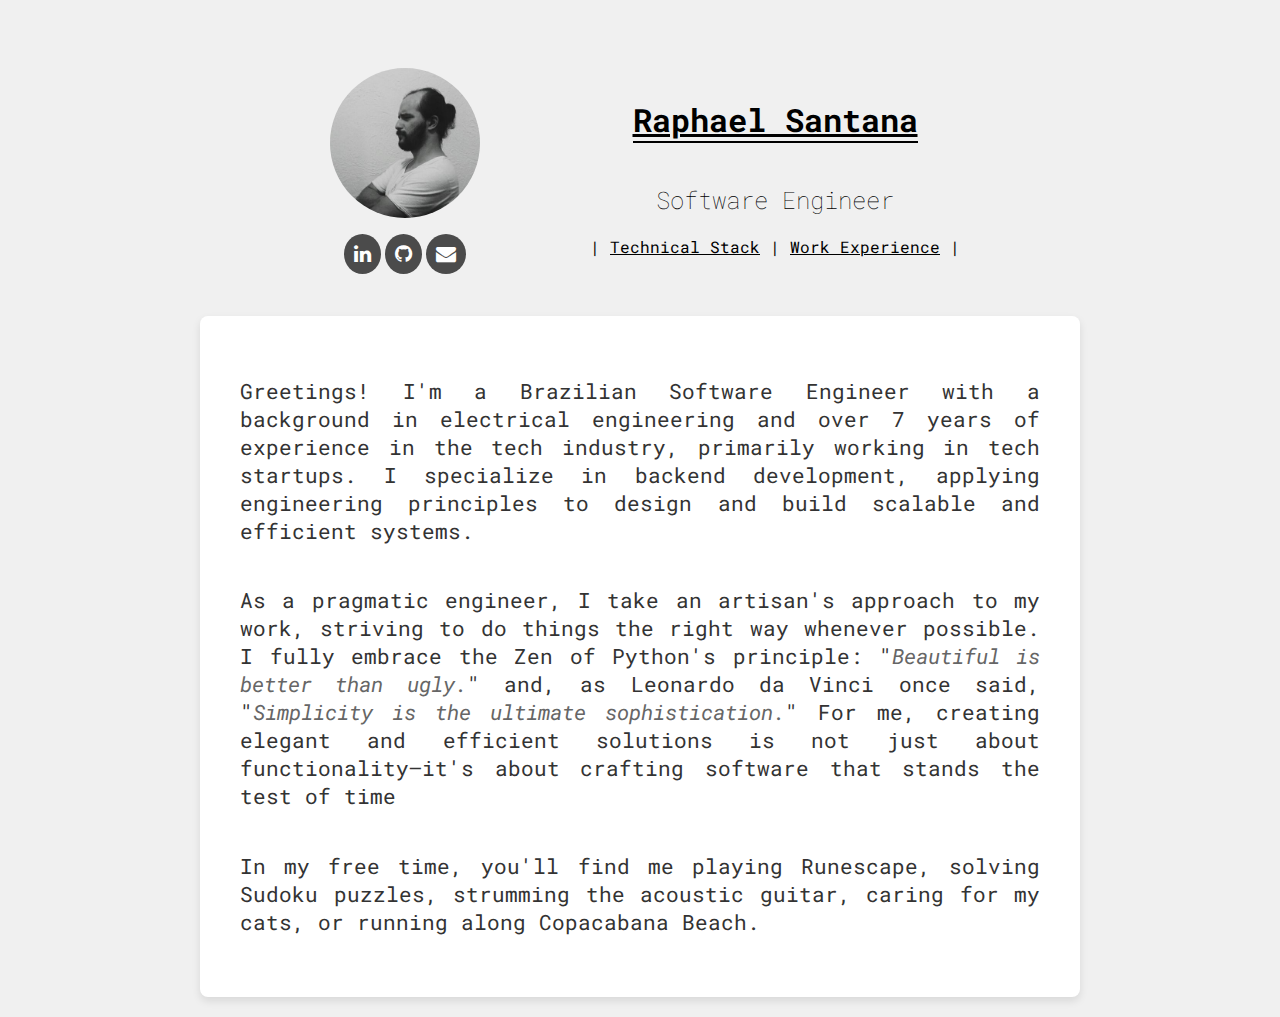
<file: index.html>
<!DOCTYPE html>
<html>

<head>
    <!-- Google tag (gtag.js) -->
    <script async src="https://www.googletagmanager.com/gtag/js?id=G-3TTDELMDJ7"></script>
    <script>
        window.dataLayer = window.dataLayer || [];
        function gtag() { dataLayer.push(arguments); }
        gtag('js', new Date());

        gtag('config', 'G-3TTDELMDJ7');
    </script>
    <meta charset="utf-8" />
    <title></title>
    <link rel="stylesheet" href="https://stackpath.bootstrapcdn.com/bootstrap/4.1.3/css/bootstrap.min.css"
        integrity="sha384-MCw98/SFnGE8fJT3GXwEOngsV7Zt27NXFoaoApmYm81iuXoPkFOJwJ8ERdknLPMO" crossorigin="anonymous">
    <link rel="stylesheet" href="https://cdnjs.cloudflare.com/ajax/libs/font-awesome/4.7.0/css/font-awesome.min.css">
    <link rel="stylesheet" href="/assets/css/styles.css">
    <link href="https://fonts.googleapis.com/css2?family=Roboto+Mono&display=swap" rel="stylesheet">
</head>

<body>
    <section class="profile-section">

    <div class="profile-visual">

        

        <img class="profile-picture" src=/assets/images/profile_picture.jpg>
        <div class="profile-links-container">
            <a href="https://www.linkedin.com/in/queirozraphael/" target="_blank"
                class="fa fa-linkedin profile-link"></a>
            <a href="https://github.com/santanaraphael" target="_blank" class="fa fa-github profile-link"></a>
            <a href="mailto:queiroz.raphael@live.com" target="_blank" class="fa fa-envelope profile-link"></a>
        </div>
    </div>
    <div class="profile-summary">
        
        <h1 class="profile-title">
            <a class="profile-link-text current-page-link"
                href="/">
                Raphael Santana
            </a>
        </h1>
        <h2 class="profile-subtitle">Software Engineer</h2>
        <div class="profile-links">
            |
            
            
            
            
            <a class="profile-link-text "
                href="/techs.html">Technical Stack</a>
            |
            
            
            
            <a class="profile-link-text "
                href="/experiences.html">Work Experience</a>
            |
            
            
        </div>
    </div>
</section>
    <main>
        <div class="profile-about">
    <p>
        Greetings! I'm a Brazilian Software Engineer with a background in electrical engineering and over 7 years of
        experience in the tech industry, primarily working in tech startups. I specialize in backend development,
        applying engineering principles to design and build scalable and efficient systems.
    </p>
    <p>
        As a pragmatic engineer, I take an artisan's approach to my work, striving to do things the right way
        whenever
        possible. I fully embrace the Zen of Python's principle: "<i>Beautiful is better than ugly.</i>" and, as
        Leonardo da
        Vinci once said, "<i>Simplicity is the ultimate sophistication.</i>" For me, creating elegant and efficient
        solutions
        is not just about functionality—it's about crafting software that stands the test of time
    </p>
    <p>
        In my free time, you'll find me playing Runescape, solving Sudoku puzzles, strumming the acoustic guitar,
        caring
        for my cats, or running along Copacabana Beach.
    </p>
</div>
    </main>
</body>

</html>
</file>
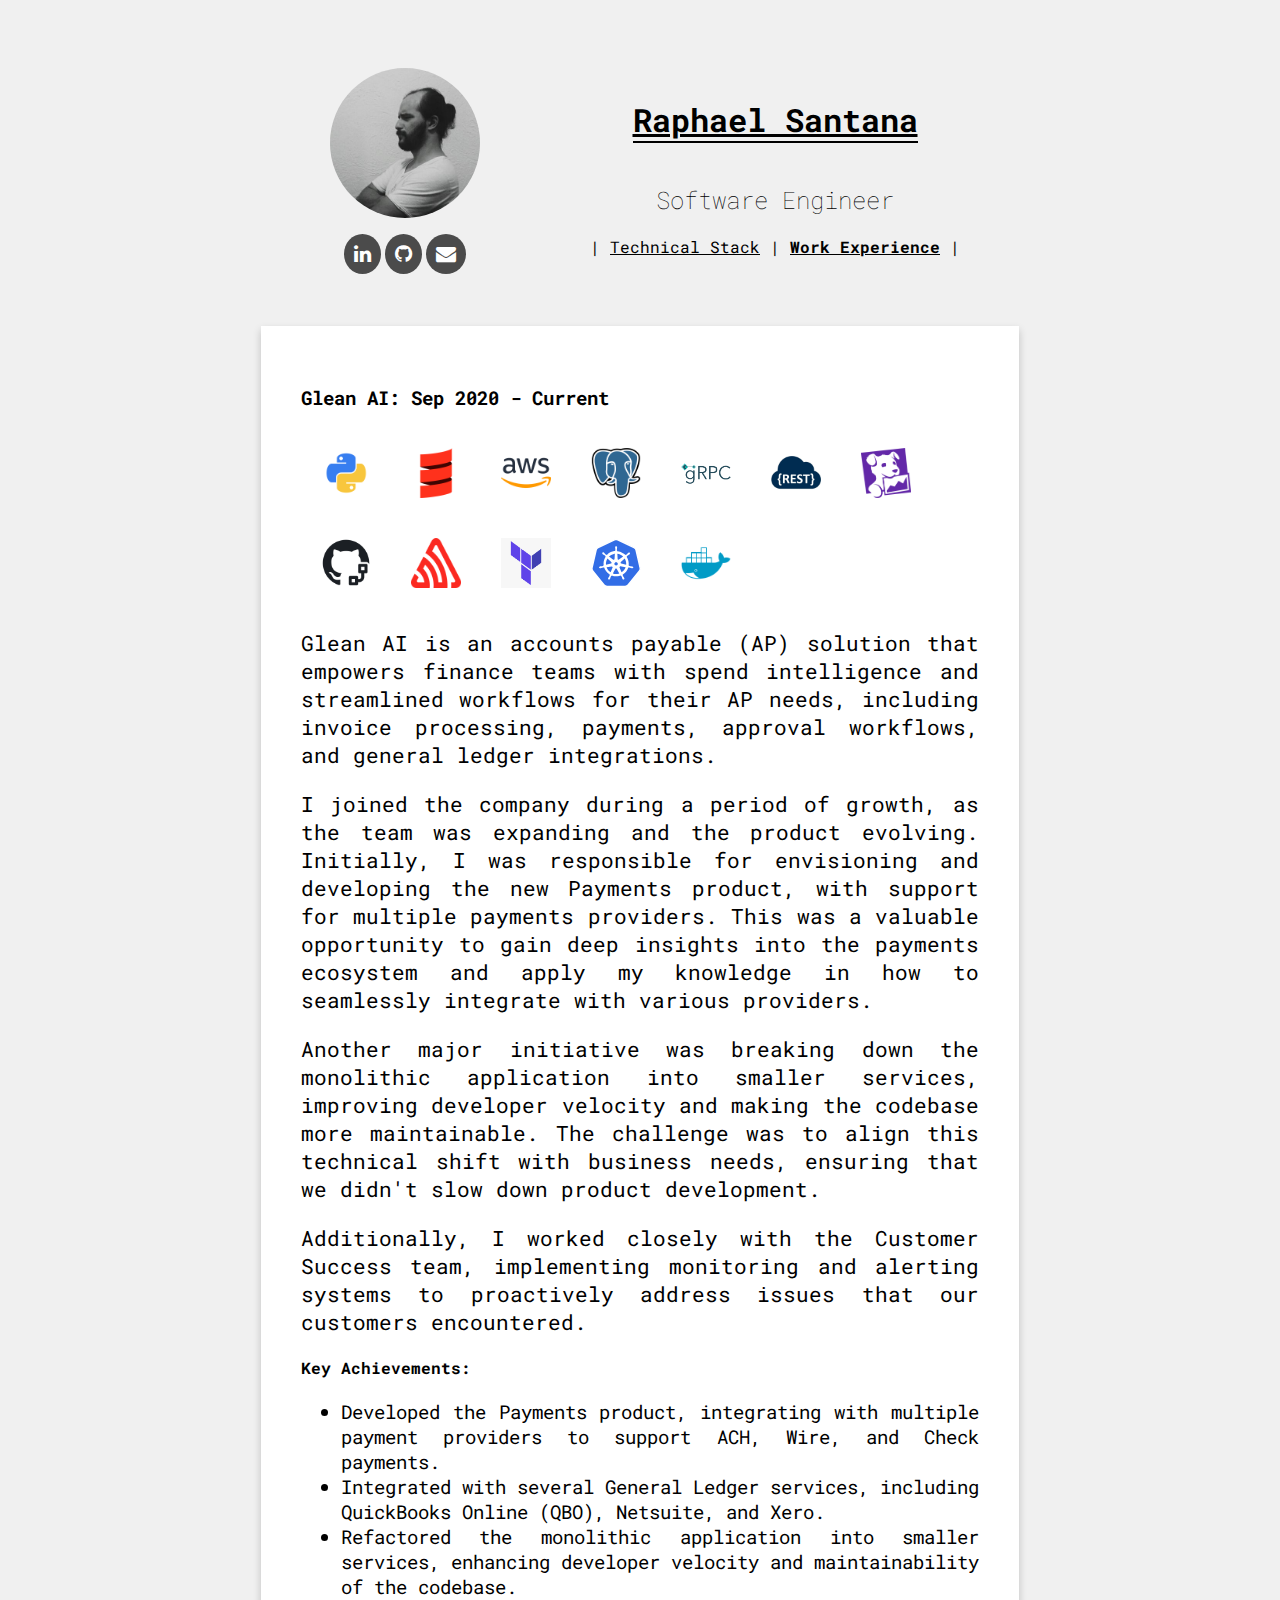
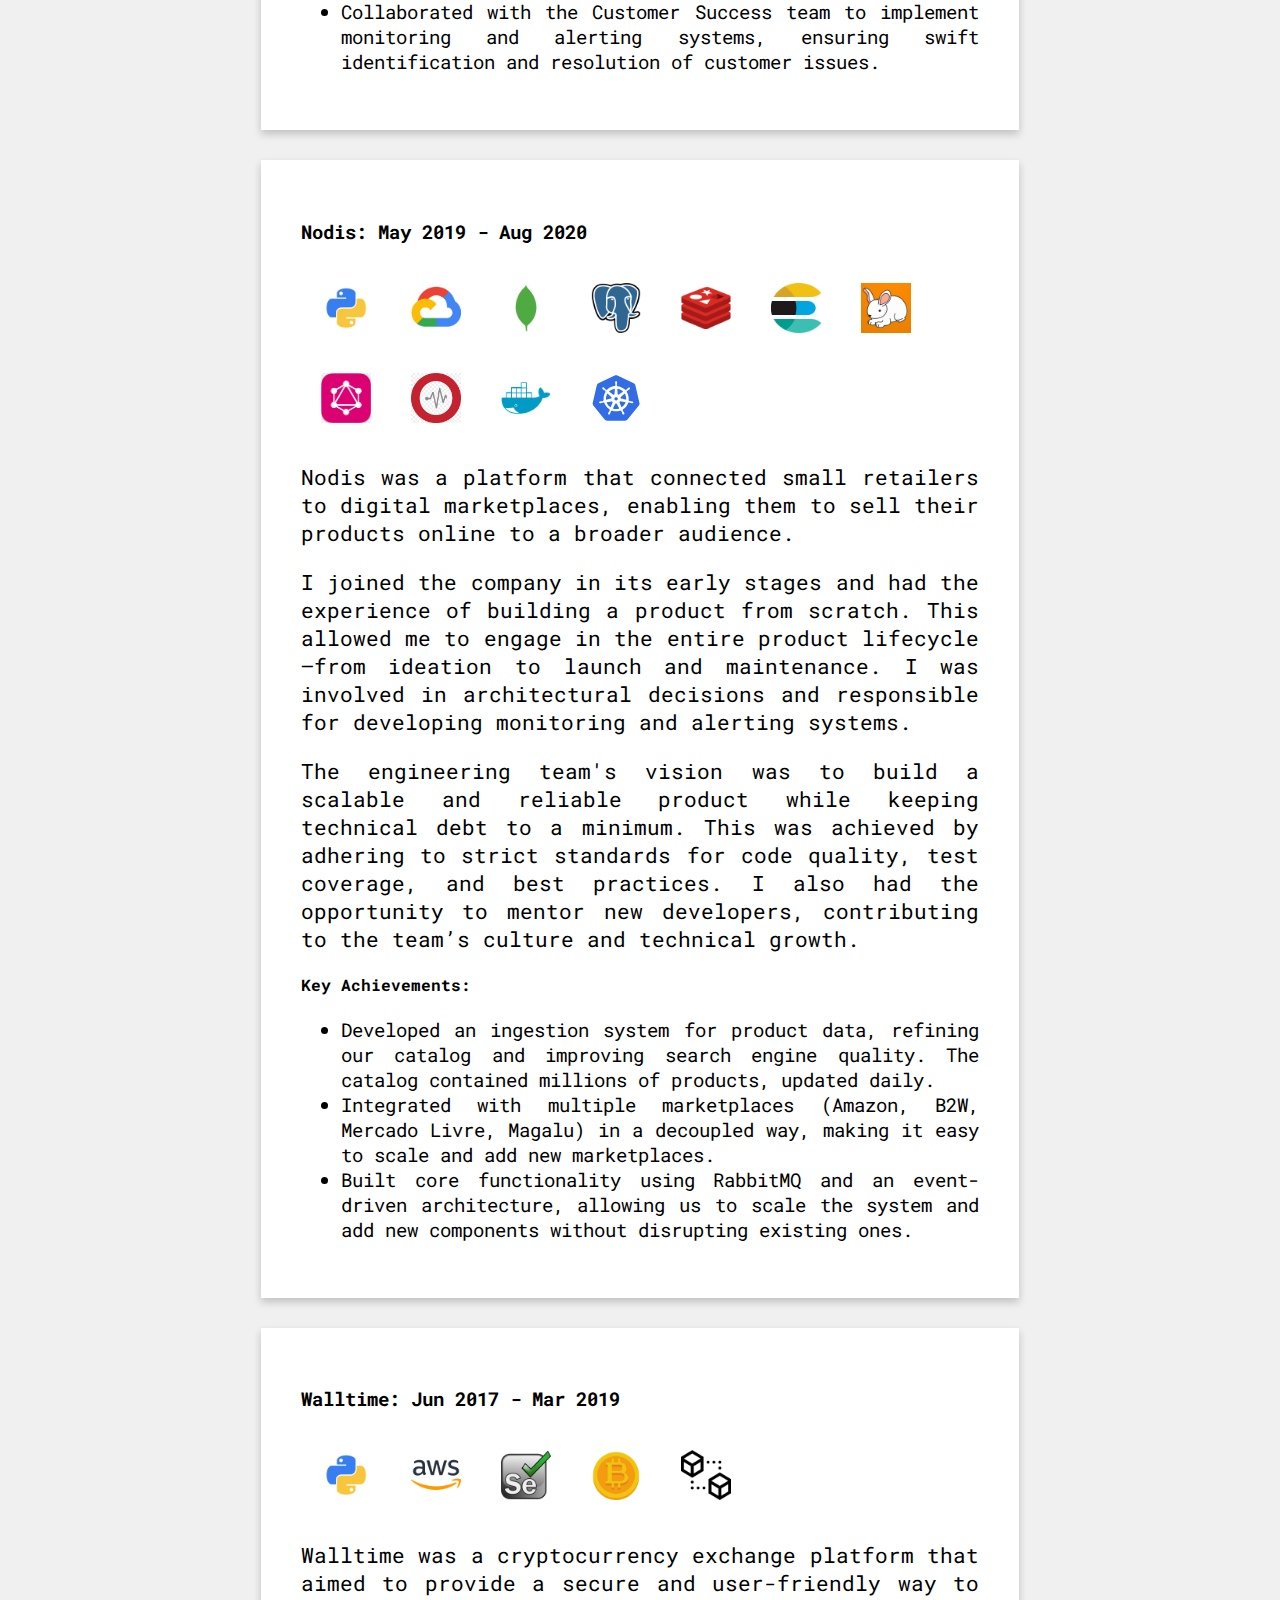
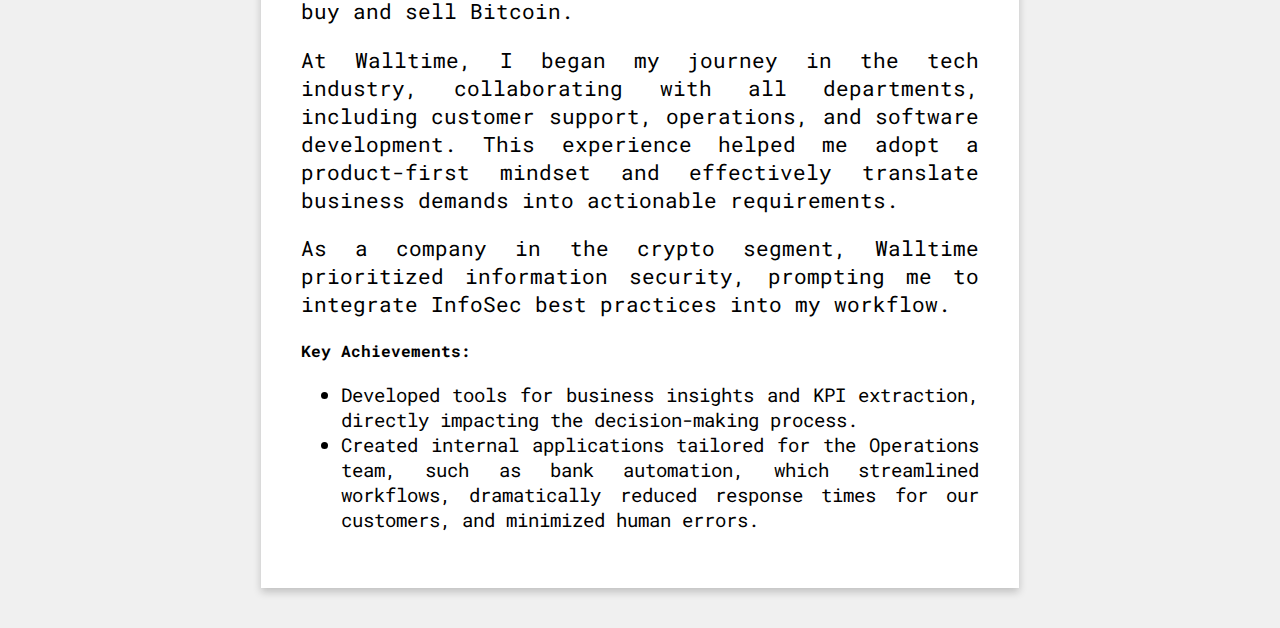
<file: experiences.html>
<!DOCTYPE html>
<html>

<head>
    <!-- Google tag (gtag.js) -->
    <script async src="https://www.googletagmanager.com/gtag/js?id=G-3TTDELMDJ7"></script>
    <script>
        window.dataLayer = window.dataLayer || [];
        function gtag() { dataLayer.push(arguments); }
        gtag('js', new Date());

        gtag('config', 'G-3TTDELMDJ7');
    </script>
    <meta charset="utf-8" />
    <title>Experiences</title>
    <link rel="stylesheet" href="https://stackpath.bootstrapcdn.com/bootstrap/4.1.3/css/bootstrap.min.css"
        integrity="sha384-MCw98/SFnGE8fJT3GXwEOngsV7Zt27NXFoaoApmYm81iuXoPkFOJwJ8ERdknLPMO" crossorigin="anonymous">
    <link rel="stylesheet" href="https://cdnjs.cloudflare.com/ajax/libs/font-awesome/4.7.0/css/font-awesome.min.css">
    <link rel="stylesheet" href="/assets/css/styles.css">
    <link href="https://fonts.googleapis.com/css2?family=Roboto+Mono&display=swap" rel="stylesheet">
</head>

<body>
    <section class="profile-section">

    <div class="profile-visual">

        

        <img class="profile-picture" src=/assets/images/profile_picture.jpg>
        <div class="profile-links-container">
            <a href="https://www.linkedin.com/in/queirozraphael/" target="_blank"
                class="fa fa-linkedin profile-link"></a>
            <a href="https://github.com/santanaraphael" target="_blank" class="fa fa-github profile-link"></a>
            <a href="mailto:queiroz.raphael@live.com" target="_blank" class="fa fa-envelope profile-link"></a>
        </div>
    </div>
    <div class="profile-summary">
        
        <h1 class="profile-title">
            <a class="profile-link-text "
                href="/">
                Raphael Santana
            </a>
        </h1>
        <h2 class="profile-subtitle">Software Engineer</h2>
        <div class="profile-links">
            |
            
            
            
            
            <a class="profile-link-text "
                href="/techs.html">Technical Stack</a>
            |
            
            
            
            <a class="profile-link-text current-page-link"
                href="/experiences.html">Work Experience</a>
            |
            
            
        </div>
    </div>
</section>
    <main>
        <div class="experiences-list">
    
    <div class="experience-detail">
        <div class="experience-header">
            <h3><b>Glean AI</b>: Sep 2020 - Current</h3>
        </div>
        <div class="experience-techs">
            
            
            <img class="experience-tech-icon" title='Python' src='assets/images/python_icon.png'>
            
            
            <img class="experience-tech-icon" title='Scala' src='assets/images/scala_icon.png'>
            
            
            <img class="experience-tech-icon" title='Amazon Web Services' src='assets/images/aws_icon.webp'>
            
            
            <img class="experience-tech-icon" title='PostgreSQL' src='assets/images/postgres_icon.png'>
            
            
            <img class="experience-tech-icon" title='gRPC' src='assets/images/grpc_icon.png'>
            
            
            <img class="experience-tech-icon" title='REST APIs' src='assets/images/rest_icon.png'>
            
            
            <img class="experience-tech-icon" title='Datadog' src='assets/images/datadog_icon.png'>
            
            
            <img class="experience-tech-icon" title='GitHub Actions' src='assets/images/github_actions_icon.png'>
            
            
            <img class="experience-tech-icon" title='Sentry' src='assets/images/sentry_icon.png'>
            
            
            <img class="experience-tech-icon" title='Terraform' src='assets/images/terraform_icon.png'>
            
            
            <img class="experience-tech-icon" title='Kubernetes' src='assets/images/kubernetes_icon.svg'>
            
            
            <img class="experience-tech-icon" title='Docker' src='assets/images/docker_icon.png'>
            
        </div>
        <p>
    Glean AI is an accounts payable (AP) solution that empowers finance teams with spend intelligence and streamlined
    workflows for their AP needs, including invoice processing, payments, approval workflows, and general ledger
    integrations.
</p>
<p>
    I joined the company during a period of growth, as the team was expanding and the product evolving. Initially, I was
    responsible for envisioning and developing the new Payments product, with support for multiple payments providers.
    This was a valuable opportunity to gain deep insights into the payments ecosystem and apply my knowledge in how to
    seamlessly integrate with various providers.
</p>
<p>
    Another major initiative was breaking down the monolithic application into smaller services, improving developer
    velocity and making the codebase more maintainable. The challenge was to align this technical shift with business
    needs, ensuring that we didn't slow down product development.
</p>
<p>
    Additionally, I worked closely with the Customer Success team, implementing monitoring and alerting systems to
    proactively address issues that our customers encountered.
</p>
<h4><b>Key Achievements:</b></h4>
<ul>
    <li>Developed the Payments product, integrating with multiple payment providers to support ACH, Wire, and Check
        payments.</li>
    <li>Integrated with several General Ledger services, including QuickBooks Online (QBO), Netsuite, and Xero.</li>
    <li>Refactored the monolithic application into smaller services, enhancing developer velocity and maintainability of
        the codebase.</li>
    <li>Collaborated with the Customer Success team to implement monitoring and alerting systems, ensuring swift
        identification and resolution of customer issues.</li>
</ul>

    </div>
    
    <div class="experience-detail">
        <div class="experience-header">
            <h3><b>Nodis</b>: May 2019 - Aug 2020</h3>
        </div>
        <div class="experience-techs">
            
            
            <img class="experience-tech-icon" title='Python' src='assets/images/python_icon.png'>
            
            
            <img class="experience-tech-icon" title='Google Cloud Platform' src='assets/images/gcp_icon.png'>
            
            
            <img class="experience-tech-icon" title='MongoDB' src='assets/images/mongodb_icon.png'>
            
            
            <img class="experience-tech-icon" title='PostgreSQL' src='assets/images/postgres_icon.png'>
            
            
            <img class="experience-tech-icon" title='Redis' src='assets/images/redis_icon.png'>
            
            
            <img class="experience-tech-icon" title='Elasticsearch' src='assets/images/elasticsearch_icon.png'>
            
            
            <img class="experience-tech-icon" title='RabbitMQ' src='assets/images/rabbitmq_icon.jpg'>
            
            
            <img class="experience-tech-icon" title='GraphQL' src='assets/images/graphql_icon.png'>
            
            
            <img class="experience-tech-icon" title='Graylog' src='assets/images/graylog_icon.png'>
            
            
            <img class="experience-tech-icon" title='Docker' src='assets/images/docker_icon.png'>
            
            
            <img class="experience-tech-icon" title='Kubernetes' src='assets/images/kubernetes_icon.svg'>
            
        </div>
        <p>
    Nodis was a platform that connected small retailers to digital marketplaces, enabling them to sell their products
    online to a broader audience.
</p>
<p>
    I joined the company in its early stages and had the experience of building a product from scratch. This allowed me
    to engage in the entire product lifecycle—from ideation to launch and maintenance. I was involved in architectural
    decisions and responsible for developing monitoring and alerting systems.
</p>
<p>
    The engineering team's vision was to build a scalable and reliable product while keeping technical debt to a
    minimum.
    This was achieved by adhering to strict standards for code quality, test coverage, and best practices. I also had
    the
    opportunity to mentor new developers, contributing to the team’s culture and technical growth.
</p>
<h4><b>Key Achievements:</b></h4>
<ul>
    <li>Developed an ingestion system for product data, refining our catalog and improving search engine quality. The
        catalog
        contained millions of products, updated daily.
    </li>
    <li>Integrated with multiple marketplaces (Amazon, B2W, Mercado Livre, Magalu) in a decoupled way, making it easy to
        scale
        and add new marketplaces.</li>
    <li>Built core functionality using RabbitMQ and an event-driven architecture, allowing us to scale the system and
        add new
        components without disrupting existing ones.</li>
</ul>

    </div>
    
    <div class="experience-detail">
        <div class="experience-header">
            <h3><b>Walltime</b>: Jun 2017 - Mar 2019</h3>
        </div>
        <div class="experience-techs">
            
            
            <img class="experience-tech-icon" title='Python' src='assets/images/python_icon.png'>
            
            
            <img class="experience-tech-icon" title='Amazon Web Services' src='assets/images/aws_icon.webp'>
            
            
            <img class="experience-tech-icon" title='Selenium' src='assets/images/selenium_icon.png'>
            
            
            <img class="experience-tech-icon" title='Bitcoin' src='assets/images/bitcoin_icon.png'>
            
            
            <img class="experience-tech-icon" title='Blockchain' src='assets/images/blockchain_icon.png'>
            
        </div>
        <p>
    Walltime was a cryptocurrency exchange platform that aimed to provide a secure and user-friendly way to
    buy and sell Bitcoin.
</p>
<p>
    At Walltime, I began my journey in the tech industry, collaborating with all departments, including customer
    support,
    operations, and software development. This experience helped me adopt a product-first mindset and effectively
    translate
    business demands into actionable requirements.
</p>
<p>
    As a company in the crypto segment, Walltime prioritized information security, prompting me to integrate InfoSec
    best
    practices into my workflow.
</p>
<h4><b>Key Achievements:</b></h4>
<ul>
    <li>Developed tools for business insights and KPI extraction, directly impacting the decision-making process.
    </li>
    <li>Created internal applications tailored for the Operations team, such as bank automation, which streamlined
        workflows,
        dramatically reduced response times for our customers, and minimized human errors.</li>

    </div>
    

</div>
    </main>
</body>

</html>
</file>
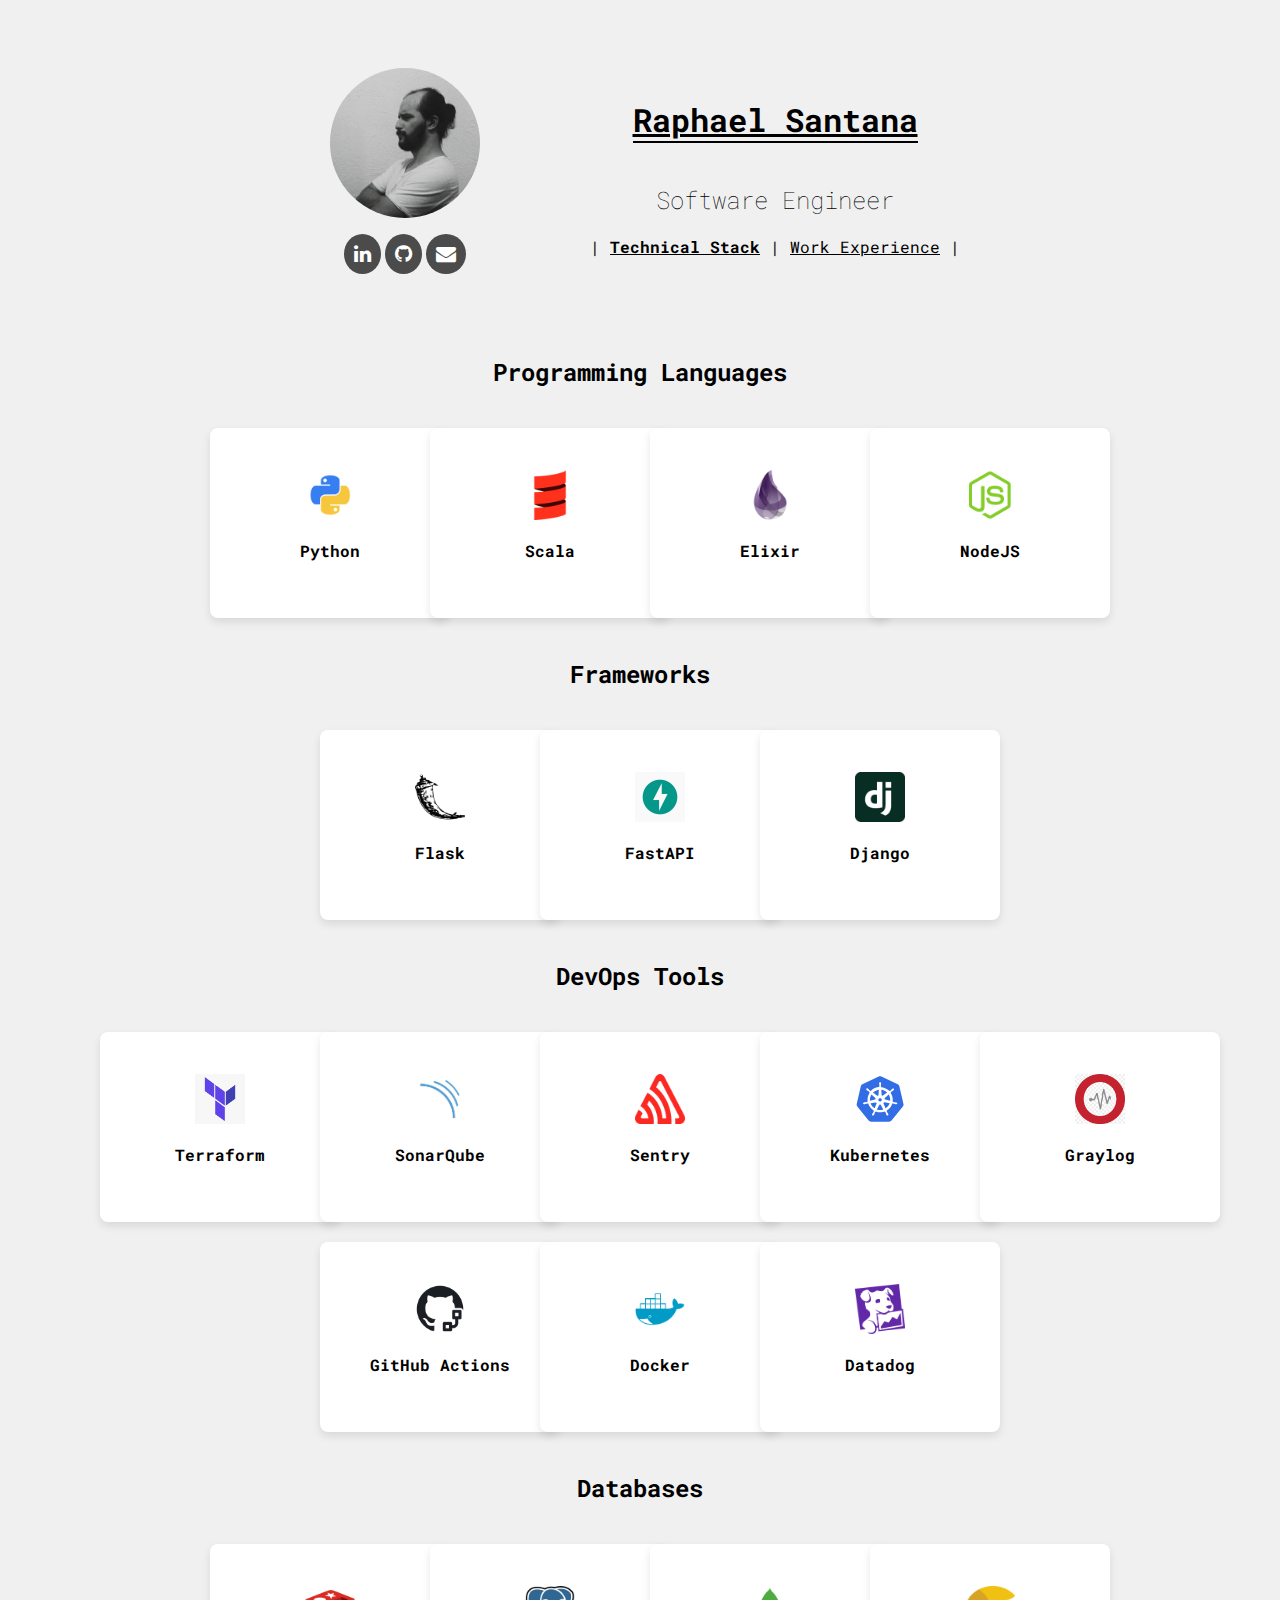
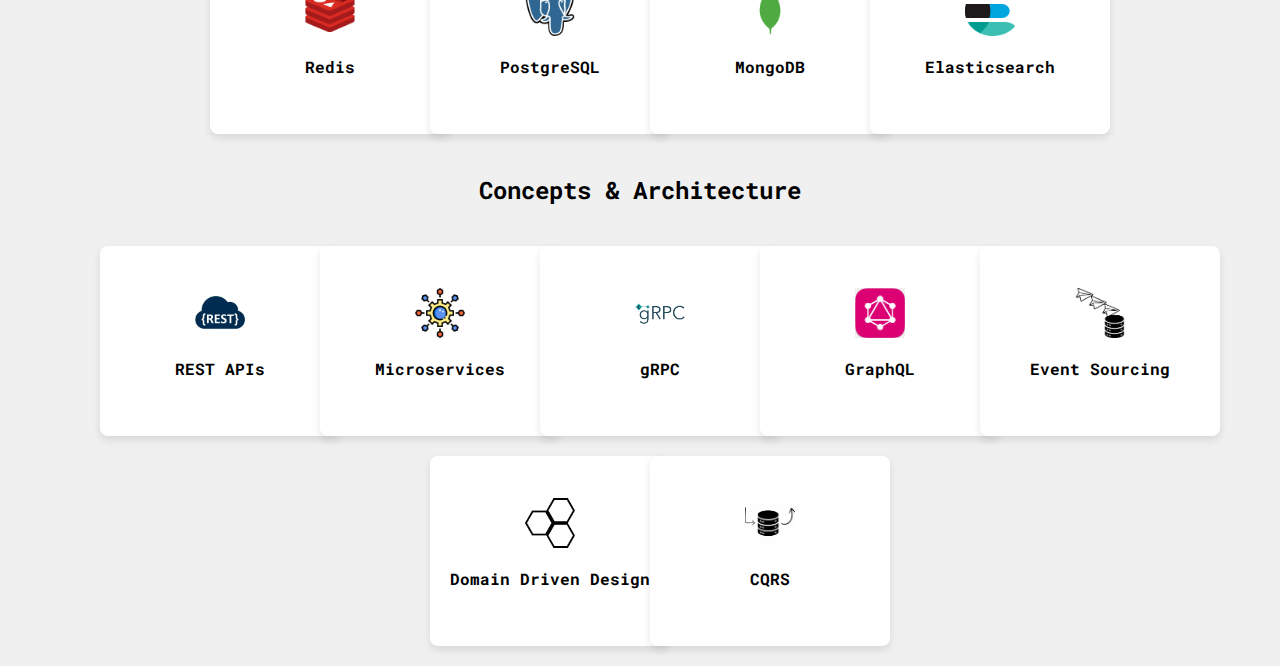
<file: techs.html>
<!DOCTYPE html>
<html>

<head>
    <!-- Google tag (gtag.js) -->
    <script async src="https://www.googletagmanager.com/gtag/js?id=G-3TTDELMDJ7"></script>
    <script>
        window.dataLayer = window.dataLayer || [];
        function gtag() { dataLayer.push(arguments); }
        gtag('js', new Date());

        gtag('config', 'G-3TTDELMDJ7');
    </script>
    <meta charset="utf-8" />
    <title>Technologies</title>
    <link rel="stylesheet" href="https://stackpath.bootstrapcdn.com/bootstrap/4.1.3/css/bootstrap.min.css"
        integrity="sha384-MCw98/SFnGE8fJT3GXwEOngsV7Zt27NXFoaoApmYm81iuXoPkFOJwJ8ERdknLPMO" crossorigin="anonymous">
    <link rel="stylesheet" href="https://cdnjs.cloudflare.com/ajax/libs/font-awesome/4.7.0/css/font-awesome.min.css">
    <link rel="stylesheet" href="/assets/css/styles.css">
    <link href="https://fonts.googleapis.com/css2?family=Roboto+Mono&display=swap" rel="stylesheet">
</head>

<body>
    <section class="profile-section">

    <div class="profile-visual">

        

        <img class="profile-picture" src=/assets/images/profile_picture.jpg>
        <div class="profile-links-container">
            <a href="https://www.linkedin.com/in/queirozraphael/" target="_blank"
                class="fa fa-linkedin profile-link"></a>
            <a href="https://github.com/santanaraphael" target="_blank" class="fa fa-github profile-link"></a>
            <a href="mailto:queiroz.raphael@live.com" target="_blank" class="fa fa-envelope profile-link"></a>
        </div>
    </div>
    <div class="profile-summary">
        
        <h1 class="profile-title">
            <a class="profile-link-text "
                href="/">
                Raphael Santana
            </a>
        </h1>
        <h2 class="profile-subtitle">Software Engineer</h2>
        <div class="profile-links">
            |
            
            
            
            
            <a class="profile-link-text current-page-link"
                href="/techs.html">Technical Stack</a>
            |
            
            
            
            <a class="profile-link-text "
                href="/experiences.html">Work Experience</a>
            |
            
            
        </div>
    </div>
</section>
    <main>
        <section class="tech-list__container">
    
    
    <h2 class="tech-list__heading">Programming Languages</h2>
    <div class="tech-card__container">
        
        

        

        

        <a href="https://github.com/santanaraphael?tab=repositories&q=&type=&language=python&sort=" class="tech-card__link" target="_blank" rel="noopener noreferrer">
            <div class="tech-card__body">
                <img class="tech-card__icon" title="Python" src="assets/images/python_icon.png" loading="lazy">
                <h3 class="tech-card__content">Python</h3>
            </div>
        </a>
        

        

        

        <a href="https://github.com/santanaraphael?tab=repositories&q=&type=&language=scala&sort=" class="tech-card__link" target="_blank" rel="noopener noreferrer">
            <div class="tech-card__body">
                <img class="tech-card__icon" title="Scala" src="assets/images/scala_icon.png" loading="lazy">
                <h3 class="tech-card__content">Scala</h3>
            </div>
        </a>
        

        

        

        <a href="https://github.com/santanaraphael?tab=repositories&q=&type=&language=elixir&sort=" class="tech-card__link" target="_blank" rel="noopener noreferrer">
            <div class="tech-card__body">
                <img class="tech-card__icon" title="Elixir" src="assets/images/elixir_icon.png" loading="lazy">
                <h3 class="tech-card__content">Elixir</h3>
            </div>
        </a>
        

        

        

        <a href="https://github.com/santanaraphael?tab=repositories&q=&type=&language=javascript&sort=" class="tech-card__link" target="_blank" rel="noopener noreferrer">
            <div class="tech-card__body">
                <img class="tech-card__icon" title="NodeJS" src="assets/images/nodejs_icon.png" loading="lazy">
                <h3 class="tech-card__content">NodeJS</h3>
            </div>
        </a>
        
    </div>
    
    <h2 class="tech-list__heading">Frameworks</h2>
    <div class="tech-card__container">
        
        

        

        

        <a href="https://github.com/santanaraphael?tab=repositories&q=flask+in%3Atopics&sort=" class="tech-card__link" target="_blank" rel="noopener noreferrer">
            <div class="tech-card__body">
                <img class="tech-card__icon" title="Flask" src="assets/images/flask_icon.png" loading="lazy">
                <h3 class="tech-card__content">Flask</h3>
            </div>
        </a>
        

        

        

        <a href="https://github.com/santanaraphael?tab=repositories&q=fastapi+in%3Atopics&sort=" class="tech-card__link" target="_blank" rel="noopener noreferrer">
            <div class="tech-card__body">
                <img class="tech-card__icon" title="FastAPI" src="assets/images/fastapi_icon.png" loading="lazy">
                <h3 class="tech-card__content">FastAPI</h3>
            </div>
        </a>
        

        

        

        <a href="https://github.com/santanaraphael?tab=repositories&q=django+in%3Atopics&sort=" class="tech-card__link" target="_blank" rel="noopener noreferrer">
            <div class="tech-card__body">
                <img class="tech-card__icon" title="Django" src="assets/images/django_icon.png" loading="lazy">
                <h3 class="tech-card__content">Django</h3>
            </div>
        </a>
        
    </div>
    
    <h2 class="tech-list__heading">DevOps Tools</h2>
    <div class="tech-card__container">
        
        

        

        

        <a href="https://github.com/santanaraphael?tab=repositories&q=terraform+in%3Atopics&sort=" class="tech-card__link" target="_blank" rel="noopener noreferrer">
            <div class="tech-card__body">
                <img class="tech-card__icon" title="Terraform" src="assets/images/terraform_icon.png" loading="lazy">
                <h3 class="tech-card__content">Terraform</h3>
            </div>
        </a>
        

        

        

        <a href="https://github.com/santanaraphael?tab=repositories&q=sonarqube+in%3Atopics&sort=" class="tech-card__link" target="_blank" rel="noopener noreferrer">
            <div class="tech-card__body">
                <img class="tech-card__icon" title="SonarQube" src="assets/images/sonarqube_icon.png" loading="lazy">
                <h3 class="tech-card__content">SonarQube</h3>
            </div>
        </a>
        

        

        

        <a href="https://github.com/santanaraphael?tab=repositories&q=sentry+in%3Atopics&sort=" class="tech-card__link" target="_blank" rel="noopener noreferrer">
            <div class="tech-card__body">
                <img class="tech-card__icon" title="Sentry" src="assets/images/sentry_icon.png" loading="lazy">
                <h3 class="tech-card__content">Sentry</h3>
            </div>
        </a>
        

        

        

        <a href="https://github.com/santanaraphael?tab=repositories&q=kubernetes+in%3Atopics&sort=" class="tech-card__link" target="_blank" rel="noopener noreferrer">
            <div class="tech-card__body">
                <img class="tech-card__icon" title="Kubernetes" src="assets/images/kubernetes_icon.svg" loading="lazy">
                <h3 class="tech-card__content">Kubernetes</h3>
            </div>
        </a>
        

        

        

        <a href="https://github.com/santanaraphael?tab=repositories&q=graylog+in%3Atopics&sort=" class="tech-card__link" target="_blank" rel="noopener noreferrer">
            <div class="tech-card__body">
                <img class="tech-card__icon" title="Graylog" src="assets/images/graylog_icon.png" loading="lazy">
                <h3 class="tech-card__content">Graylog</h3>
            </div>
        </a>
        

        

        

        <a href="https://github.com/santanaraphael?tab=repositories&q=github%20actions+in%3Atopics&sort=" class="tech-card__link" target="_blank" rel="noopener noreferrer">
            <div class="tech-card__body">
                <img class="tech-card__icon" title="GitHub Actions" src="assets/images/github_actions_icon.png" loading="lazy">
                <h3 class="tech-card__content">GitHub Actions</h3>
            </div>
        </a>
        

        

        

        <a href="https://github.com/santanaraphael?tab=repositories&q=docker+in%3Atopics&sort=" class="tech-card__link" target="_blank" rel="noopener noreferrer">
            <div class="tech-card__body">
                <img class="tech-card__icon" title="Docker" src="assets/images/docker_icon.png" loading="lazy">
                <h3 class="tech-card__content">Docker</h3>
            </div>
        </a>
        

        

        

        <a href="https://github.com/santanaraphael?tab=repositories&q=datadog+in%3Atopics&sort=" class="tech-card__link" target="_blank" rel="noopener noreferrer">
            <div class="tech-card__body">
                <img class="tech-card__icon" title="Datadog" src="assets/images/datadog_icon.png" loading="lazy">
                <h3 class="tech-card__content">Datadog</h3>
            </div>
        </a>
        
    </div>
    
    <h2 class="tech-list__heading">Databases</h2>
    <div class="tech-card__container">
        
        

        

        

        <a href="https://github.com/santanaraphael?tab=repositories&q=redis+in%3Atopics&sort=" class="tech-card__link" target="_blank" rel="noopener noreferrer">
            <div class="tech-card__body">
                <img class="tech-card__icon" title="Redis" src="assets/images/redis_icon.png" loading="lazy">
                <h3 class="tech-card__content">Redis</h3>
            </div>
        </a>
        

        

        

        <a href="https://github.com/santanaraphael?tab=repositories&q=postgresql+in%3Atopics&sort=" class="tech-card__link" target="_blank" rel="noopener noreferrer">
            <div class="tech-card__body">
                <img class="tech-card__icon" title="PostgreSQL" src="assets/images/postgres_icon.png" loading="lazy">
                <h3 class="tech-card__content">PostgreSQL</h3>
            </div>
        </a>
        

        

        

        <a href="https://github.com/santanaraphael?tab=repositories&q=mongodb+in%3Atopics&sort=" class="tech-card__link" target="_blank" rel="noopener noreferrer">
            <div class="tech-card__body">
                <img class="tech-card__icon" title="MongoDB" src="assets/images/mongodb_icon.png" loading="lazy">
                <h3 class="tech-card__content">MongoDB</h3>
            </div>
        </a>
        

        

        

        <a href="https://github.com/santanaraphael?tab=repositories&q=elasticsearch+in%3Atopics&sort=" class="tech-card__link" target="_blank" rel="noopener noreferrer">
            <div class="tech-card__body">
                <img class="tech-card__icon" title="Elasticsearch" src="assets/images/elasticsearch_icon.png" loading="lazy">
                <h3 class="tech-card__content">Elasticsearch</h3>
            </div>
        </a>
        
    </div>
    
    <h2 class="tech-list__heading">Concepts & Architecture</h2>
    <div class="tech-card__container">
        
        

        

        

        <a href="https://github.com/santanaraphael?tab=repositories&q=rest%20apis+in%3Atopics&sort=" class="tech-card__link" target="_blank" rel="noopener noreferrer">
            <div class="tech-card__body">
                <img class="tech-card__icon" title="REST APIs" src="assets/images/rest_icon.png" loading="lazy">
                <h3 class="tech-card__content">REST APIs</h3>
            </div>
        </a>
        

        

        

        <a href="https://github.com/santanaraphael?tab=repositories&q=microservices+in%3Atopics&sort=" class="tech-card__link" target="_blank" rel="noopener noreferrer">
            <div class="tech-card__body">
                <img class="tech-card__icon" title="Microservices" src="assets/images/microservices_icon.png" loading="lazy">
                <h3 class="tech-card__content">Microservices</h3>
            </div>
        </a>
        

        

        

        <a href="https://github.com/santanaraphael?tab=repositories&q=grpc+in%3Atopics&sort=" class="tech-card__link" target="_blank" rel="noopener noreferrer">
            <div class="tech-card__body">
                <img class="tech-card__icon" title="gRPC" src="assets/images/grpc_icon.png" loading="lazy">
                <h3 class="tech-card__content">gRPC</h3>
            </div>
        </a>
        

        

        

        <a href="https://github.com/santanaraphael?tab=repositories&q=graphql+in%3Atopics&sort=" class="tech-card__link" target="_blank" rel="noopener noreferrer">
            <div class="tech-card__body">
                <img class="tech-card__icon" title="GraphQL" src="assets/images/graphql_icon.png" loading="lazy">
                <h3 class="tech-card__content">GraphQL</h3>
            </div>
        </a>
        

        

        

        <a href="https://github.com/santanaraphael?tab=repositories&q=event%20sourcing+in%3Atopics&sort=" class="tech-card__link" target="_blank" rel="noopener noreferrer">
            <div class="tech-card__body">
                <img class="tech-card__icon" title="Event Sourcing" src="assets/images/event_sourcing_icon.png" loading="lazy">
                <h3 class="tech-card__content">Event Sourcing</h3>
            </div>
        </a>
        

        

        

        <a href="https://github.com/santanaraphael?tab=repositories&q=domain%20driven%20design+in%3Atopics&sort=" class="tech-card__link" target="_blank" rel="noopener noreferrer">
            <div class="tech-card__body">
                <img class="tech-card__icon" title="Domain Driven Design" src="assets/images/ddd_icon.png" loading="lazy">
                <h3 class="tech-card__content">Domain Driven Design</h3>
            </div>
        </a>
        

        

        

        <a href="https://github.com/santanaraphael?tab=repositories&q=cqrs+in%3Atopics&sort=" class="tech-card__link" target="_blank" rel="noopener noreferrer">
            <div class="tech-card__body">
                <img class="tech-card__icon" title="CQRS" src="assets/images/cqrs_icon.png" loading="lazy">
                <h3 class="tech-card__content">CQRS</h3>
            </div>
        </a>
        
    </div>
    
</section>
    </main>
</body>

</html>
</file>
<file: assets/css/styles.css>
.experiences-list {
  text-align: justify;
  display: flex;
  flex-direction: column;
  justify-content: left;
  margin-right: 20%;
  margin-left: 20%;
  margin-bottom: 40px;
  align-items: center;
}

.experience-header {
  display: flex;
  justify-content: left;
  align-items: baseline;
}

.experience-tech-icon {
  width: 50px;
  height: 50px;
  margin: 10px;
  padding: 10px;
}

.experience-tech-icon:hover {
  box-shadow: 0 8px 16px 0 rgba(0, 0, 0, 0.2);
  transform: scale(1.1);
  transition: 0.3s;
}

.experience-techs {
  display: flex;
  flex-wrap: wrap;
  margin-bottom: 20px;
}

.experience-detail {
  box-shadow: 0 4px 8px 0 rgba(0, 0, 0, 0.2);
  background-color: #ffffff;
  margin-top: 30px;
  padding: 40px;
}

.profile-picture {
  border-radius: 50%;
  width: 150px;
  margin: 10px;
}

.profile-visual {
  flex-direction: column;
  margin: 50px 50px 20px 20px;
}

.profile-links-container {
  display: flex;
  flex-direction: row;
  justify-content: center;
  align-items: center;
}

.fa {
  padding: 10px;
  font-size: 20px;
  margin: 2px;
  text-align: center;
  text-decoration: none;
  background: #4b4b4b;
  color: white;
  border-radius: 50%;
  transition: background 0.3s ease, color 0.3s ease;
}

.fa:hover {
  opacity: 0.7;
  color: black;
  background: #f0f0f0;
}

.profile-summary {
  display: flex;
  flex-direction: column;
  justify-content: center;
  align-items: center;
  margin: 50px 20px 20px 50px;
}

.profile-section {
  display: flex;
  justify-content: center;
  align-items: center;
  flex-wrap: wrap;
}

.profile-title {
  font-size: xx-large;
  font-weight: bolder;
  border-bottom: 2px solid black;
}

.profile-subtitle {
  font-size: x-large;
  font-weight: lighter;
}

.profile-about {
  align-items: center;
  justify-content: center;
  text-align: justify;
  display: flex;
  flex-direction: column;
  background-color: #ffffff;
  box-shadow: 0 4px 8px rgba(0, 0, 0, 0.1);
  margin: 20px auto;
  padding: 40px;
  max-width: 800px;
  width: 100%;
  border-radius: 8px;
  color: #333;
}
.profile-about i {
  font-style: italic;
  color: #666;
}
.profile-about i::before, .profile-about i::after {
  color: #999;
}
@media (max-width: 768px) {
  .profile-about {
    font-size: 16px;
    padding: 20px;
  }
  .profile-about p {
    line-height: 1.5;
  }
}

.tech-list__container {
  text-align: center;
  display: flex;
  flex-direction: column;
  align-items: center;
  margin: 20px auto;
  max-width: 1200px;
  padding: 0 20px;
}

.tech-list__heading {
  font-weight: bold;
  font-size: 1.5em;
  margin-top: 40px;
  margin-bottom: 40px;
}

.tech-card__container {
  display: flex;
  flex-wrap: wrap;
  gap: 20px;
  width: 100%;
  justify-content: center;
}

.tech-card__icon {
  width: 50px;
  height: 50px;
  margin-bottom: 10px;
}

.tech-card__link {
  text-decoration: none;
  color: inherit;
  width: calc(25% - 20px);
  min-width: 150px;
  max-width: 200px;
}

.tech-card__body {
  box-shadow: 0 4px 8px rgba(0, 0, 0, 0.1);
  transition: transform 0.3s ease, box-shadow 0.3s ease;
  width: 100%;
  display: flex;
  flex-direction: column;
  justify-content: center;
  align-items: center;
  min-height: 150px;
  background-color: #ffffff;
  border-radius: 8px;
  padding: 20px;
}

.tech-card__link:hover .tech-card__body {
  box-shadow: 0 8px 16px rgba(0, 0, 0, 0.2);
  transform: scale(1.05);
}

.tech-card__content {
  font-size: 1em;
  text-align: center;
  margin-top: 10px;
}

@media (max-width: 768px) {
  .tech-card__link {
    width: calc(50% - 20px);
  }
}
@media (max-width: 480px) {
  .tech-card__link {
    width: 100%;
  }
}
body {
  background-color: rgb(240, 240, 240);
  font-family: "Roboto Mono", monospace;
}

.current-page-link {
  font-weight: bold;
  pointer-events: none;
  cursor: default;
}

.profile-link-text {
  color: black;
}

.anchor:hover {
  color: rgba(0, 0, 0, 0.5) !important;
}

p {
  font-size: 130%;
  max-width: 1200px;
}

li {
  font-size: 120%;
  max-width: 1200px;
}

/*# sourceMappingURL=styles.css.map */
</file>
